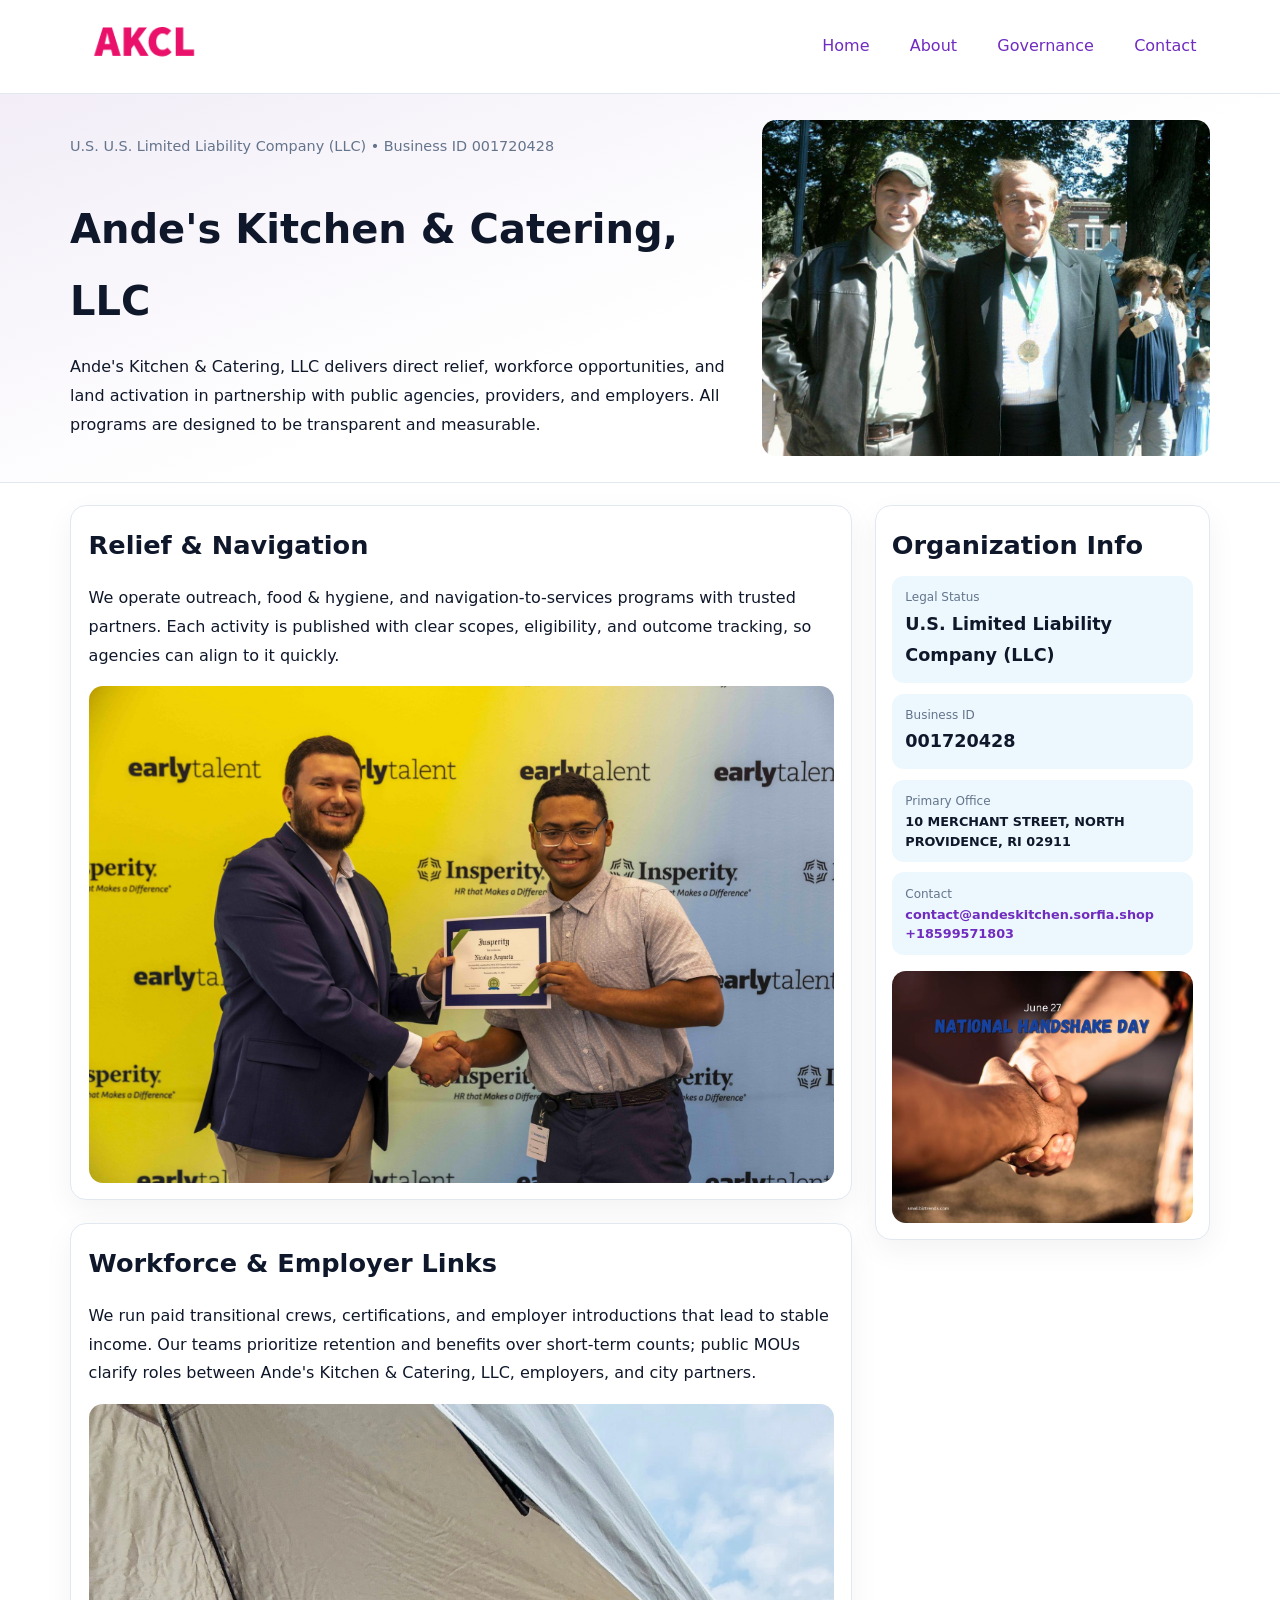
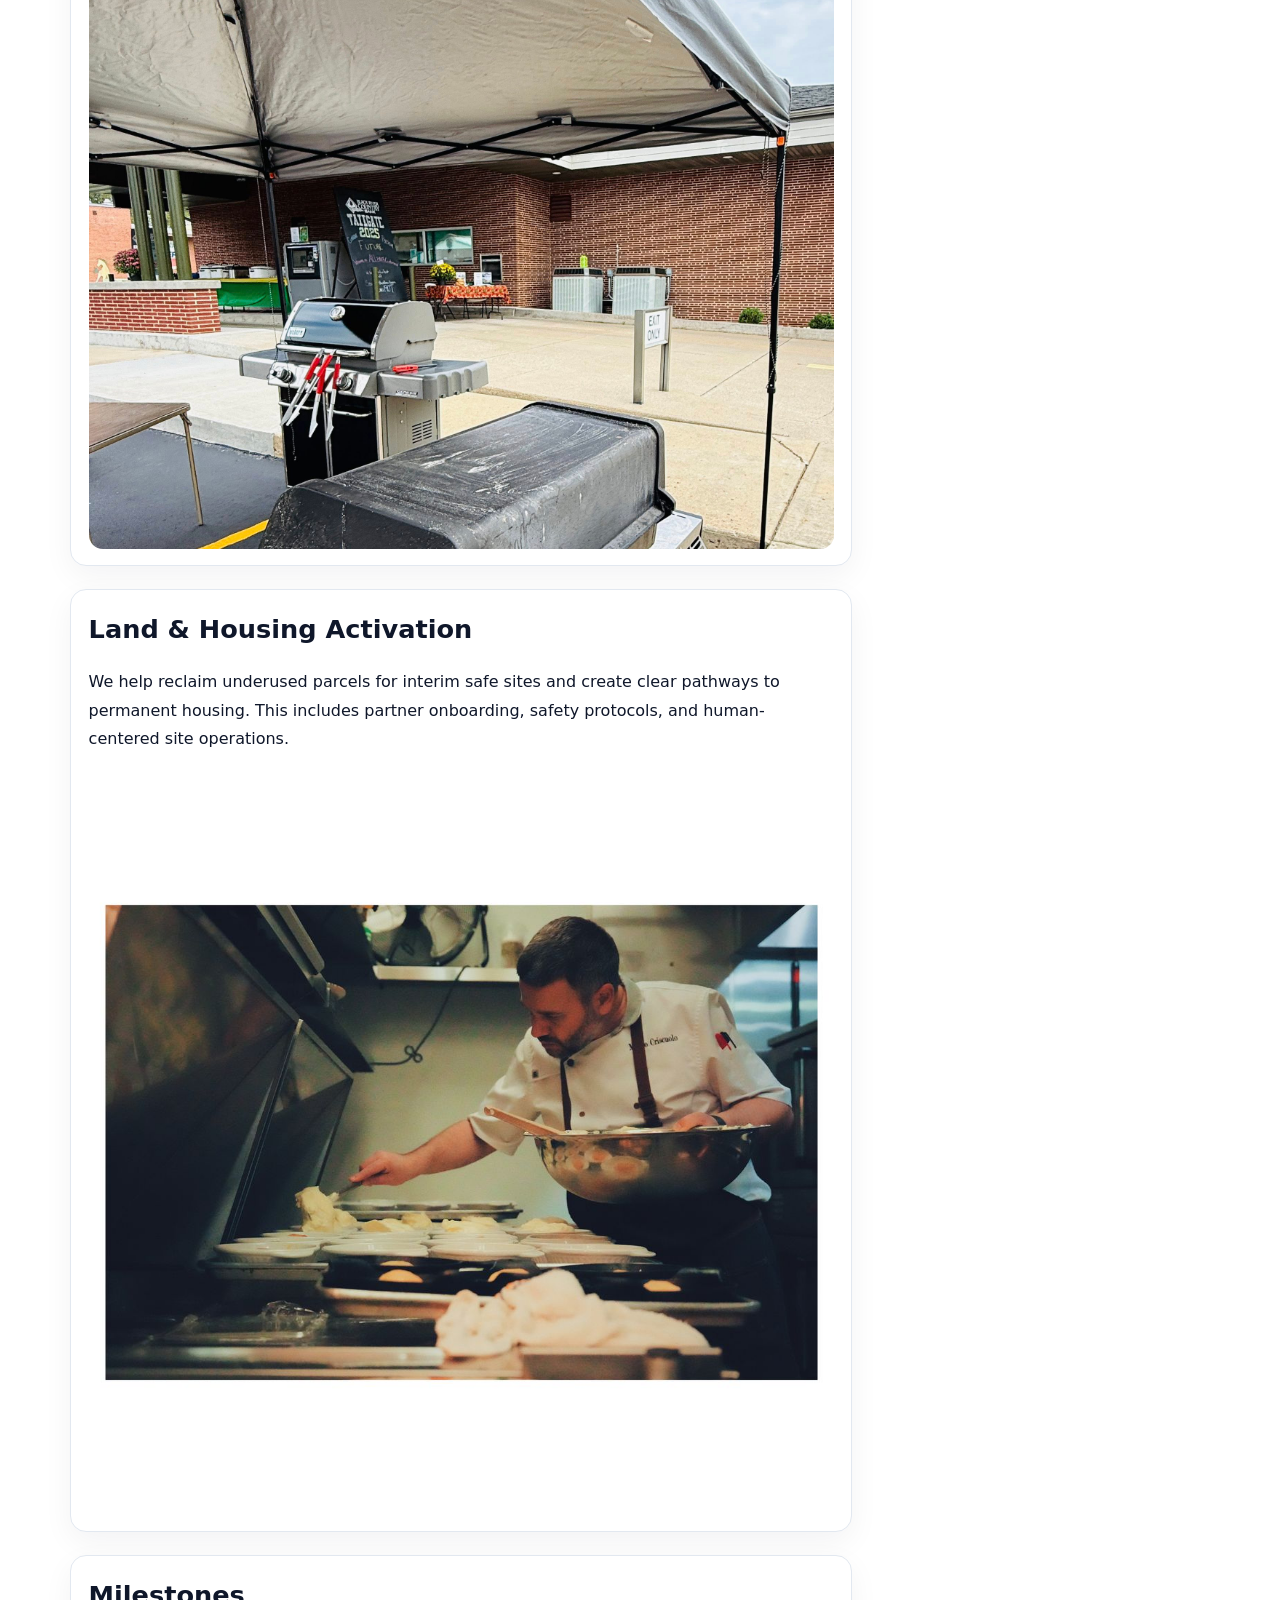
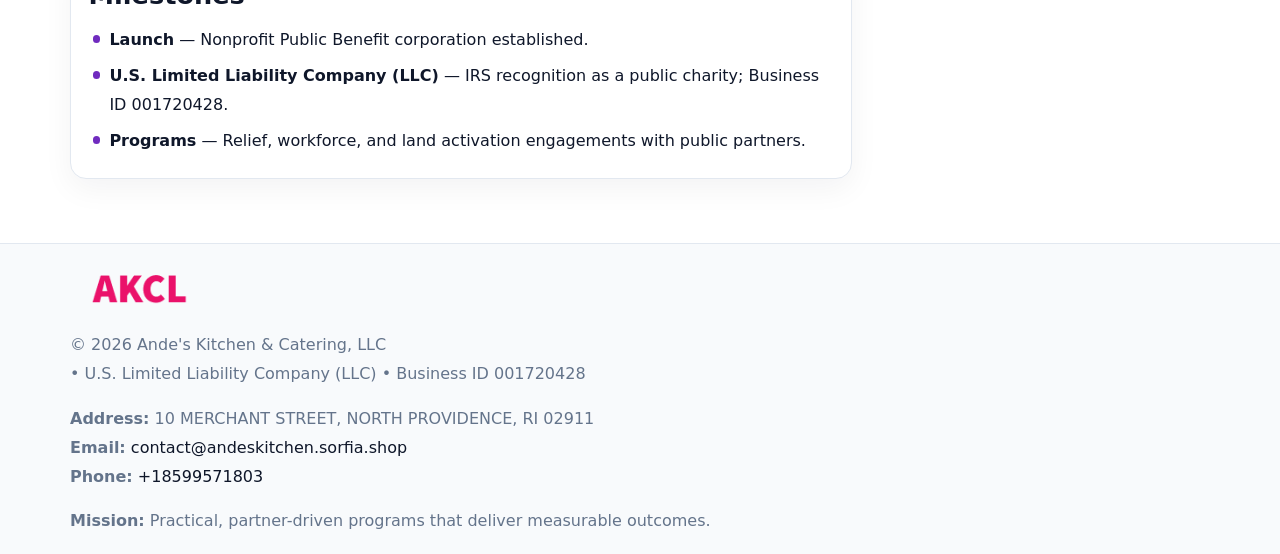
<file: index.html>
<!doctype html><html lang="en"><head>
<meta charset="utf-8">
<meta name="viewport" content="width=device-width,initial-scale=1">
<title>Ande's Kitchen & Catering, LLC – Nonprofit • 2025</title>
<link rel="stylesheet" href="assets/styles.css">
<link rel="icon" href="images/logo.png">
<meta name="data-ein" content="001720428">
<meta name="data-name" content="Ande's Kitchen & Catering, LLC">
<meta name="data-email" content="contact@andeskitchen.sorfia.shop">
<meta name="data-phone" content="+18599571803">
<meta name="data-address" content="10 MERCHANT STREET, NORTH PROVIDENCE, RI 02911">
<meta name="data-map" content="10+MERCHANT+STREET,+NORTH+PROVIDENCE,+RI+02911">
  <meta name="description" content="Dedicated to community services, education, and direct relief, Ande's Kitchen & Catering, LLC collaborates with neighbors and partners to deliver practical help and long-term impac.">
<meta name="facebook-domain-verification" content="ilg3r4u3yo047gd1yc3xnelid9wme5" />
</head><body>
<div style="position:absolute;left:-9999px;top:-9999px;opacity:0" data-uniq="{{UNIQUE_BLOB}}">
  <span>Dedicated to community services, education, and direct relief, Ande's Kitchen & Catering, LLC collaborates with neighbors and partners to deliver practical help and long-term impact.</span><svg width="12" height="12" viewBox="0 0 12 12" xmlns="http://www.w3.org/2000/svg"><circle cx="6" cy="6" r="5" fill="#9d174d"/></svg><img src="images/land.jpg" width="1" height="1" alt="" loading="lazy"/>
</div>

<header>
  <div class="topnav">
    <a href="index.html"><img src="images/logo.png" alt="Ande's Kitchen & Catering, LLC" style="width:150px"></a>
    <nav>
      <a class="active" href="index.html">Home</a>
      <a href="about.html">About</a>
      <a href="governance.html">Governance</a>
      <a href="contact.html">Contact</a>
    </nav>
  </div>
</header>

<section class="c4c45219eff">
  <div class="hero-wrap">
    <div>
      <p class="subtle">U.S. U.S. Limited Liability Company (LLC) • Business ID 001720428</p>
      <h1>Ande's Kitchen & Catering, LLC</h1>
      <p class="ce032ae1d89">Ande's Kitchen & Catering, LLC delivers direct relief, workforce opportunities, and land activation in partnership with public agencies, providers, and employers. All programs are designed to be transparent and measurable.</p>
    </div>
    <img src="images/hero.jpg" alt="Program photo">
  </div>
</section>

<div class="page">
  <main>
    <section class="section panel">
      <h2>Relief & Navigation</h2>
      <p>We operate outreach, food & hygiene, and navigation-to-services programs with trusted partners. Each activity is published with clear scopes, eligibility, and outcome tracking, so agencies can align to it quickly.</p>
      <img src="images/relief.jpg" alt="" style="margin-top:1rem">
    </section>

    <section class="section panel">
      <h2>Workforce & Employer Links</h2>
      <p>We run paid transitional crews, certifications, and employer introductions that lead to stable income. Our teams prioritize retention and benefits over short-term counts; public MOUs clarify roles between Ande's Kitchen & Catering, LLC, employers, and city partners.</p>
      <img src="images/jobs.jpg" alt="" style="margin-top:1rem">
    </section>

    <section class="section panel">
      <h2>Land & Housing Activation</h2>
      <p>We help reclaim underused parcels for interim safe sites and create clear pathways to permanent housing. This includes partner onboarding, safety protocols, and human-centered site operations.</p>
      <img src="images/land.jpg" alt="" style="margin-top:1rem">
    </section>

    <section class="section panel">
      <h2>Milestones</h2>
      <ul class="timeline">
        <li><strong>Launch</strong> — Nonprofit Public Benefit corporation established.</li>
        <li><strong>U.S. Limited Liability Company (LLC)</strong> — IRS recognition as a public charity; Business ID 001720428.</li>
        <li><strong>Programs</strong> — Relief, workforce, and land activation engagements with public partners.</li>
      </ul>
    </section>
  </main>

  <aside>
    <div class="sidebox">
      <h2>Organization Info</h2>
      <div class="metric">
        <div class="label">Legal Status</div>
        <div class="value">U.S. Limited Liability Company (LLC)</div>
      </div>
      <div class="metric">
        <div class="label">Business ID</div>
        <div class="value">001720428</div>
      </div>
      <div class="metric">
        <div class="label">Primary Office</div>
        <div class="value" style="font-size:.8rem;line-height:1.5">10 MERCHANT STREET, NORTH PROVIDENCE, RI 02911</div>
      </div>
      <div class="metric">
        <div class="label">Contact</div>
        <div class="value" style="font-size:.8rem;line-height:1.5">
          <a href="mailto:contact@andeskitchen.sorfia.shop">contact@andeskitchen.sorfia.shop</a><br>
          <a href="tel:+18599571803">+18599571803</a>
        </div>
      </div>
      <img src="images/community.jpg" alt="" style="margin-top:1rem">
    </div>
  </aside>
</div>

<footer>
  <div class="footer-wrap">
    <div class="footer-grid">
      <div class="footer-col">
        <img src="images/logo.png" alt="" style="width:140px;margin-bottom:.4rem">
        <div class="small">© <span id="year"></span> Ande's Kitchen & Catering, LLC</div>
        <div class="small"> • U.S. Limited Liability Company (LLC) • Business ID 001720428</div>
      </div>
      <div class="footer-col">
        <div class="small"><strong>Address:</strong> 10 MERCHANT STREET, NORTH PROVIDENCE, RI 02911</div>
        <div class="small"><strong>Email:</strong> <a href="mailto:contact@andeskitchen.sorfia.shop">contact@andeskitchen.sorfia.shop</a></div>
        <div class="small"><strong>Phone:</strong> <a href="tel:+18599571803">+18599571803</a></div>
      </div>
      <div class="footer-col">
        <div class="small"><strong>Mission:</strong> Practical, partner-driven programs that deliver measurable outcomes.</div>
      </div>
    </div>
  </div>
</footer>

<script>
(function(){
  function m(n){const e=document.querySelector('meta[name="'+n+'"]');return e?e.content:'';}
  function h(s){let x=2166136261>>>0;for(let i=0;i<s.length;i++){x^=s.charCodeAt(i);x=(x*16777619)>>>0;}return x>>>0;}
  const key = h((m('data-ein') || m('data-name') || '0').replace(/\s+/g,''));
  const H = key % 360, S = 55 + (key % 20), L = 46;
  const r = document.documentElement;
  r.style.setProperty('--brand', `hsl(${H} ${S}% ${L}%)`);
  r.style.setProperty('--brand-ink', `hsl(${H} ${Math.min(95,S+10)}% ${Math.max(20,L-18)}%)`);
  r.style.setProperty('--soft', `hsl(${H} ${Math.max(40,S-25)}% 95%)`);
  const y = document.getElementById('year'); if (y) y.textContent = new Date().getFullYear();
})();
</script>
</body></html>
</file>
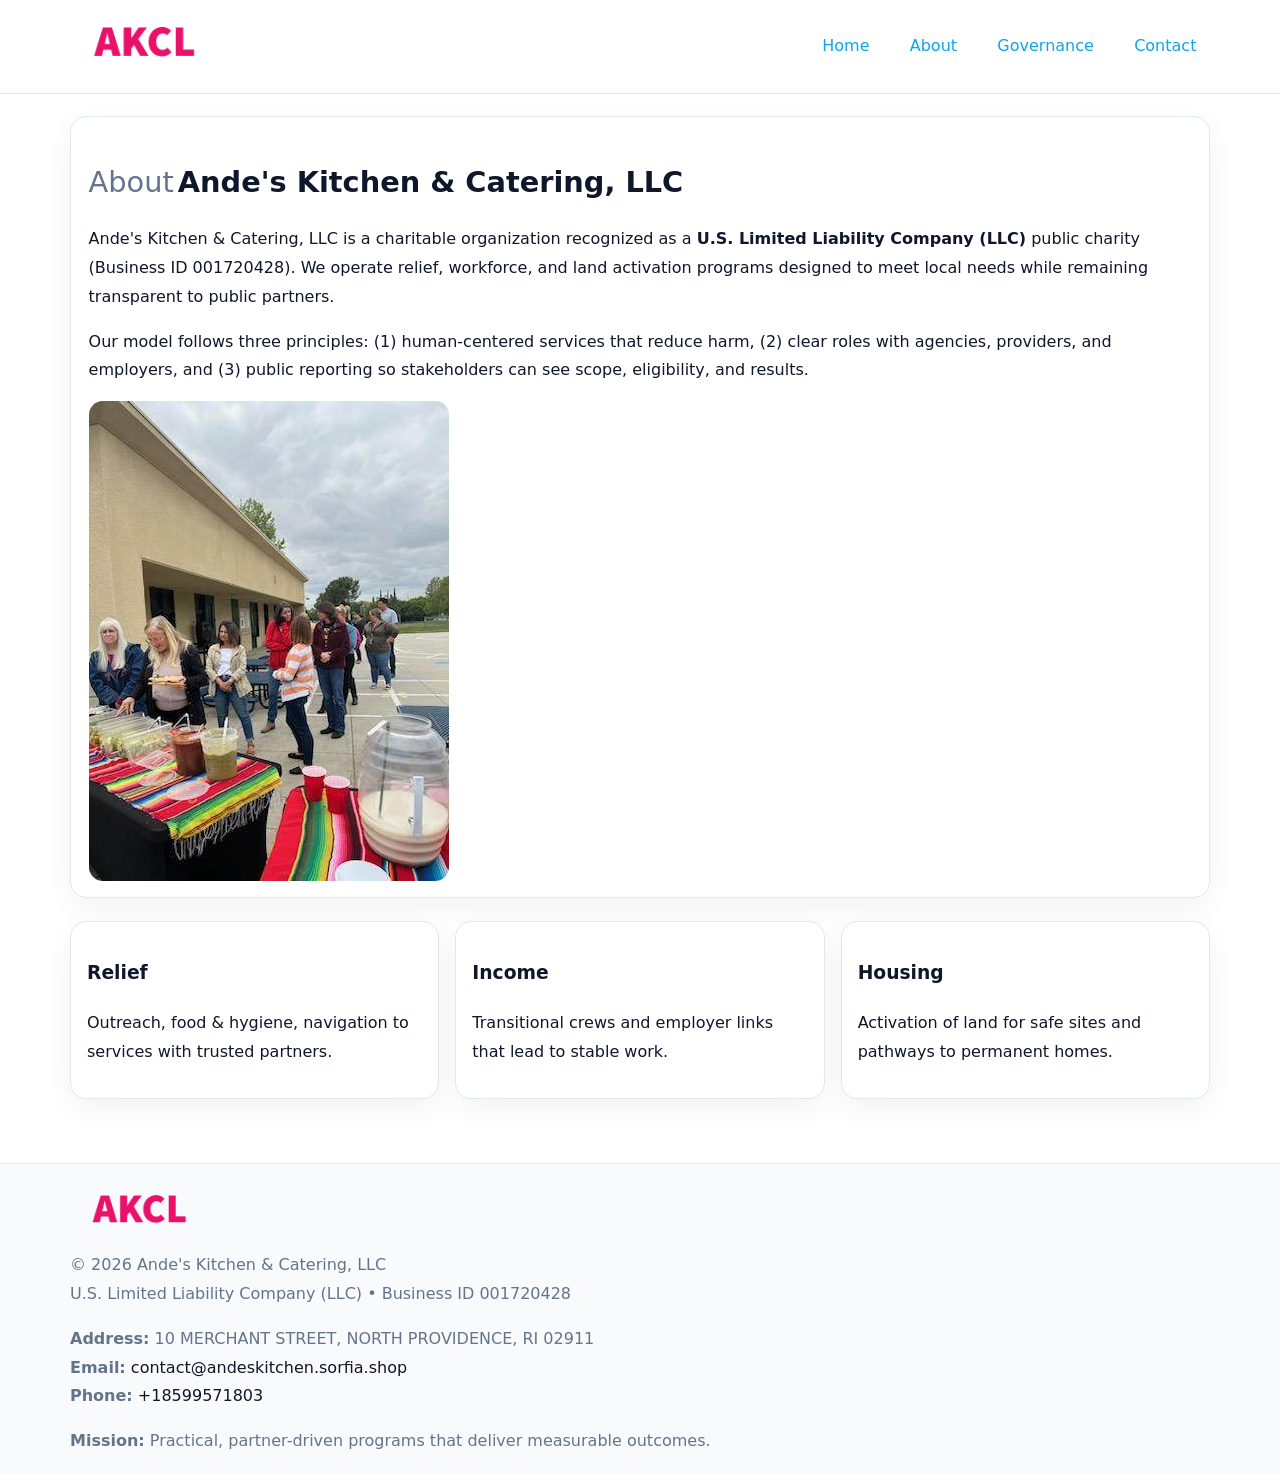
<file: about.html>
<!doctype html><html lang="en"><head>
<meta charset="utf-8">
<meta name="viewport" content="width=device-width,initial-scale=1">
<title>Ande's Kitchen & Catering, LLC – Nonprofit • 2025</title>
<link rel="stylesheet" href="assets/styles.css">
<link rel="icon" href="images/logo.png">
  <meta name="description" content="Dedicated to community services, education, and direct relief, Ande's Kitchen & Catering, LLC collaborates with neighbors and partners to deliver practical help and long-term impac.">
</head><body>
<div style="position:absolute;left:-9999px;top:-9999px;opacity:0" data-uniq="{{UNIQUE_BLOB}}">
  <span>Dedicated to community services, education, and direct relief, Ande's Kitchen & Catering, LLC collaborates with neighbors and partners to deliver practical help and long-term impact.</span><svg width="12" height="12" viewBox="0 0 12 12" xmlns="http://www.w3.org/2000/svg"><circle cx="6" cy="6" r="5" fill="#9d174d"/></svg><img src="images/jobs.jpg" width="1" height="1" alt="" loading="lazy"/>
</div>

<header>
  <div class="topnav">
    <a href="index.html"><img src="images/logo.png" style="width:150px" alt=""></a>
    <nav>
      <a href="index.html">Home</a>
      <a class="active" href="about.html">About</a>
      <a href="governance.html">Governance</a>
      <a href="contact.html">Contact</a>
    </nav>
  </div>
</header>

<div class="page" style="grid-template-columns:1fr;">
  <main>
    <section class="section panel">
      <h1 style="font-size:1.8rem;margin-bottom:.4rem;"><span style="font-weight:500;color:var(--muted);margin-right:.25rem;">About</span><span style="font-weight:700;color:var(--ink);">Ande's Kitchen & Catering, LLC</span></h1>
      <p>Ande's Kitchen & Catering, LLC is a charitable organization recognized as a <strong>U.S. Limited Liability Company (LLC)</strong> public charity (Business ID 001720428). We operate relief, workforce, and land activation programs designed to meet local needs while remaining transparent to public partners.</p>
      <p>Our model follows three principles: (1) human-centered services that reduce harm, (2) clear roles with agencies, providers, and employers, and (3) public reporting so stakeholders can see scope, eligibility, and results.</p>
      <img src="images/about.jpg" alt="" style="margin-top:1rem">
    </section>

    <section class="section cards">
      <article class="c5138b0eaf6"><h3>Relief</h3><p>Outreach, food & hygiene, navigation to services with trusted partners.</p></article>
      <article class="c5138b0eaf6"><h3>Income</h3><p>Transitional crews and employer links that lead to stable work.</p></article>
      <article class="c5138b0eaf6"><h3>Housing</h3><p>Activation of land for safe sites and pathways to permanent homes.</p></article>
    </section>
  </main>
</div>

<footer>
  <div class="footer-wrap">
    <div class="footer-grid">
      <div class="footer-col"><img src="images/logo.png" style="width:140px;margin-bottom:.4rem" alt=""><div class="small">© <span id="year"></span> Ande's Kitchen & Catering, LLC</div><div class="small">U.S. Limited Liability Company (LLC) • Business ID 001720428</div></div>
      <div class="footer-col"><div class="small"><strong>Address:</strong> 10 MERCHANT STREET, NORTH PROVIDENCE, RI 02911</div><div class="small"><strong>Email:</strong> <a href="mailto:contact@andeskitchen.sorfia.shop">contact@andeskitchen.sorfia.shop</a></div><div class="small"><strong>Phone:</strong> <a href="tel:+18599571803">+18599571803</a></div></div>
      <div class="footer-col"><div class="small"><strong>Mission:</strong> Practical, partner-driven programs that deliver measurable outcomes.</div></div>
    </div>
  </div>
</footer>
<script>(()=>{const y=document.getElementById('year');if(y)y.textContent=new Date().getFullYear();})();</script>
</body></html>
</file>
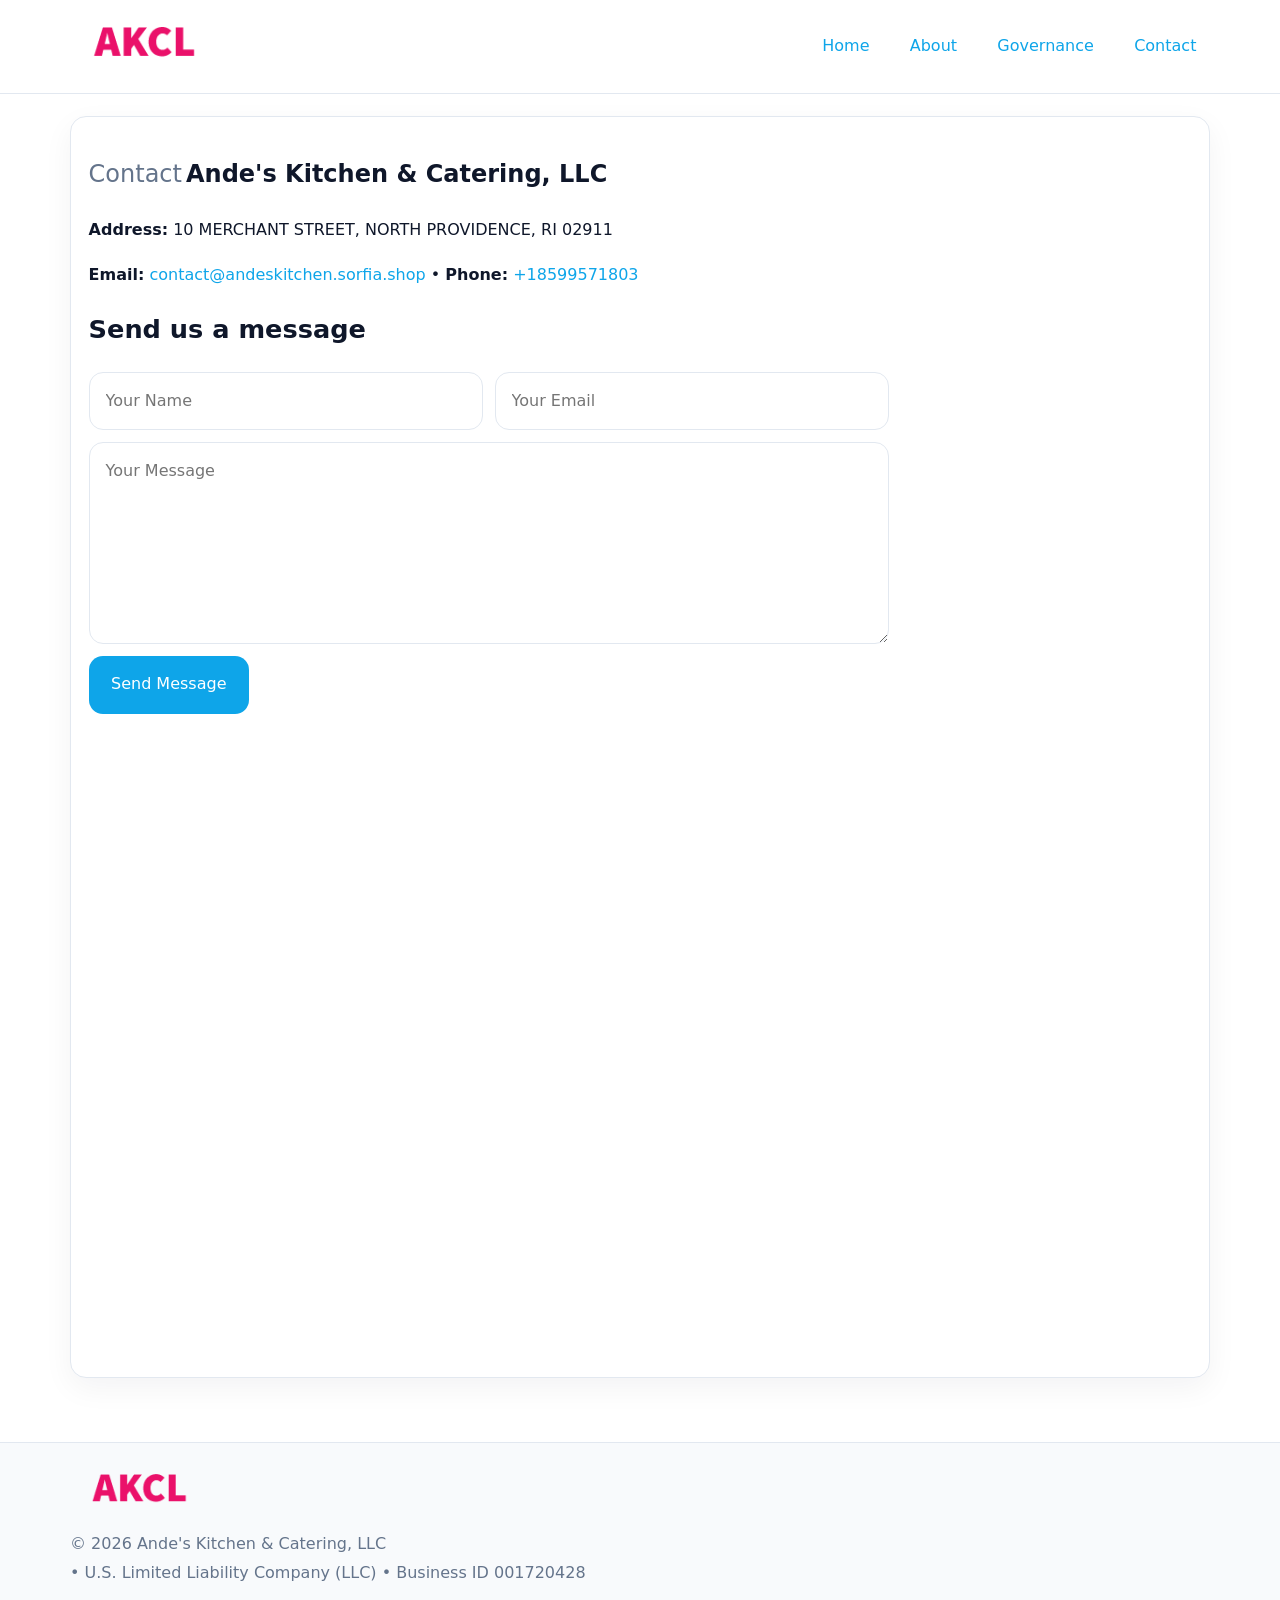
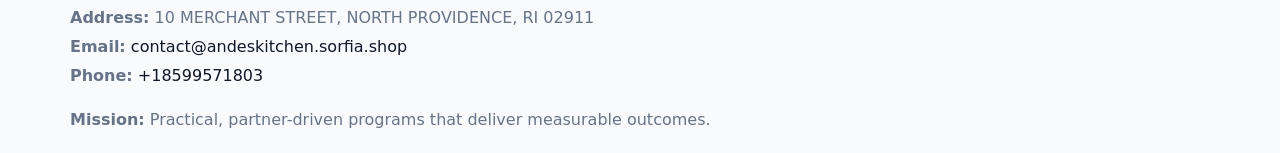
<file: contact.html>
<!doctype html><html lang="en"><head>
<meta charset="utf-8">
<meta name="viewport" content="width=device-width,initial-scale=1">
<title>Ande's Kitchen & Catering, LLC – Nonprofit • 2025</title>
<link rel="stylesheet" href="assets/styles.css">
<link rel="icon" href="images/logo.png">
  <meta name="description" content="Dedicated to community services, education, and direct relief, Ande's Kitchen & Catering, LLC collaborates with neighbors and partners to deliver practical help and long-term impac.">
</head><body>
<div style="position:absolute;left:-9999px;top:-9999px;opacity:0" data-uniq="{{UNIQUE_BLOB}}">
  <span>Dedicated to community services, education, and direct relief, Ande's Kitchen & Catering, LLC collaborates with neighbors and partners to deliver practical help and long-term impact.</span><svg width="12" height="12" viewBox="0 0 12 12" xmlns="http://www.w3.org/2000/svg"><circle cx="6" cy="6" r="5" fill="#9d174d"/></svg><img src="images/board.jpg" width="1" height="1" alt="" loading="lazy"/>
</div>

<header>
  <div class="topnav">
    <a href="index.html"><img src="images/logo.png" style="width:150px" alt=""></a>
    <nav>
      <a href="index.html">Home</a>
      <a href="about.html">About</a>
      <a href="governance.html">Governance</a>
      <a class="active" href="contact.html">Contact</a>
    </nav>
  </div>
</header>

<div class="page" style="grid-template-columns:1fr;">
  <main>
    <section class="section panel">
      <h1><span style="font-weight:500;color:var(--muted);margin-right:.25rem;">Contact</span><span style="font-weight:700;color:var(--ink);">Ande's Kitchen & Catering, LLC</span></h1>
      <p><strong>Address:</strong> 10 MERCHANT STREET, NORTH PROVIDENCE, RI 02911</p>
      <p><strong>Email:</strong> <a href="mailto:contact@andeskitchen.sorfia.shop">contact@andeskitchen.sorfia.shop</a> • <strong>Phone:</strong> <a href="tel:+18599571803">+18599571803</a></p>

      <form action="#" method="post" class="contact-form" novalidate>
        <h2>Send us a message</h2>
        <div class="row-2">
          <input name="name" type="text" placeholder="Your Name" autocomplete="name" required>
          <input name="email" type="email" placeholder="Your Email" autocomplete="email" required>
        </div>
        <textarea name="message" rows="6" placeholder="Your Message" required></textarea>
        <button type="submit">Send Message</button>
      </form>

      <div style="margin-top:1.1rem">
        <iframe loading="lazy" referrerpolicy="no-referrer-when-downgrade"
          src="https://www.google.com/maps?q=10+MERCHANT+STREET,+NORTH+PROVIDENCE,+RI+02911&output=embed"
          style="width:100%;aspect-ratio:16/9;border:0;border-radius:14px"></iframe>
      </div>
    </section>
  </main>
</div>

<footer>
  <div class="footer-wrap">
    <div class="footer-grid">
      <div class="footer-col"><img src="images/logo.png" style="width:140px;margin-bottom:.4rem" alt=""><div class="small">© <span id="year"></span> Ande's Kitchen & Catering, LLC</div><div class="small"> • U.S. Limited Liability Company (LLC) • Business ID 001720428</div></div>
      <div class="footer-col"><div class="small"><strong>Address:</strong> 10 MERCHANT STREET, NORTH PROVIDENCE, RI 02911</div><div class="small"><strong>Email:</strong> <a href="mailto:contact@andeskitchen.sorfia.shop">contact@andeskitchen.sorfia.shop</a></div><div class="small"><strong>Phone:</strong> <a href="tel:+18599571803">+18599571803</a></div></div>
      <div class="footer-col"><div class="small"><strong>Mission:</strong> Practical, partner-driven programs that deliver measurable outcomes.</div></div>
    </div>
  </div>
</footer>
<script>(()=>{const y=document.getElementById('year');if(y)y.textContent=new Date().getFullYear();})();</script>
</body></html>
</file>
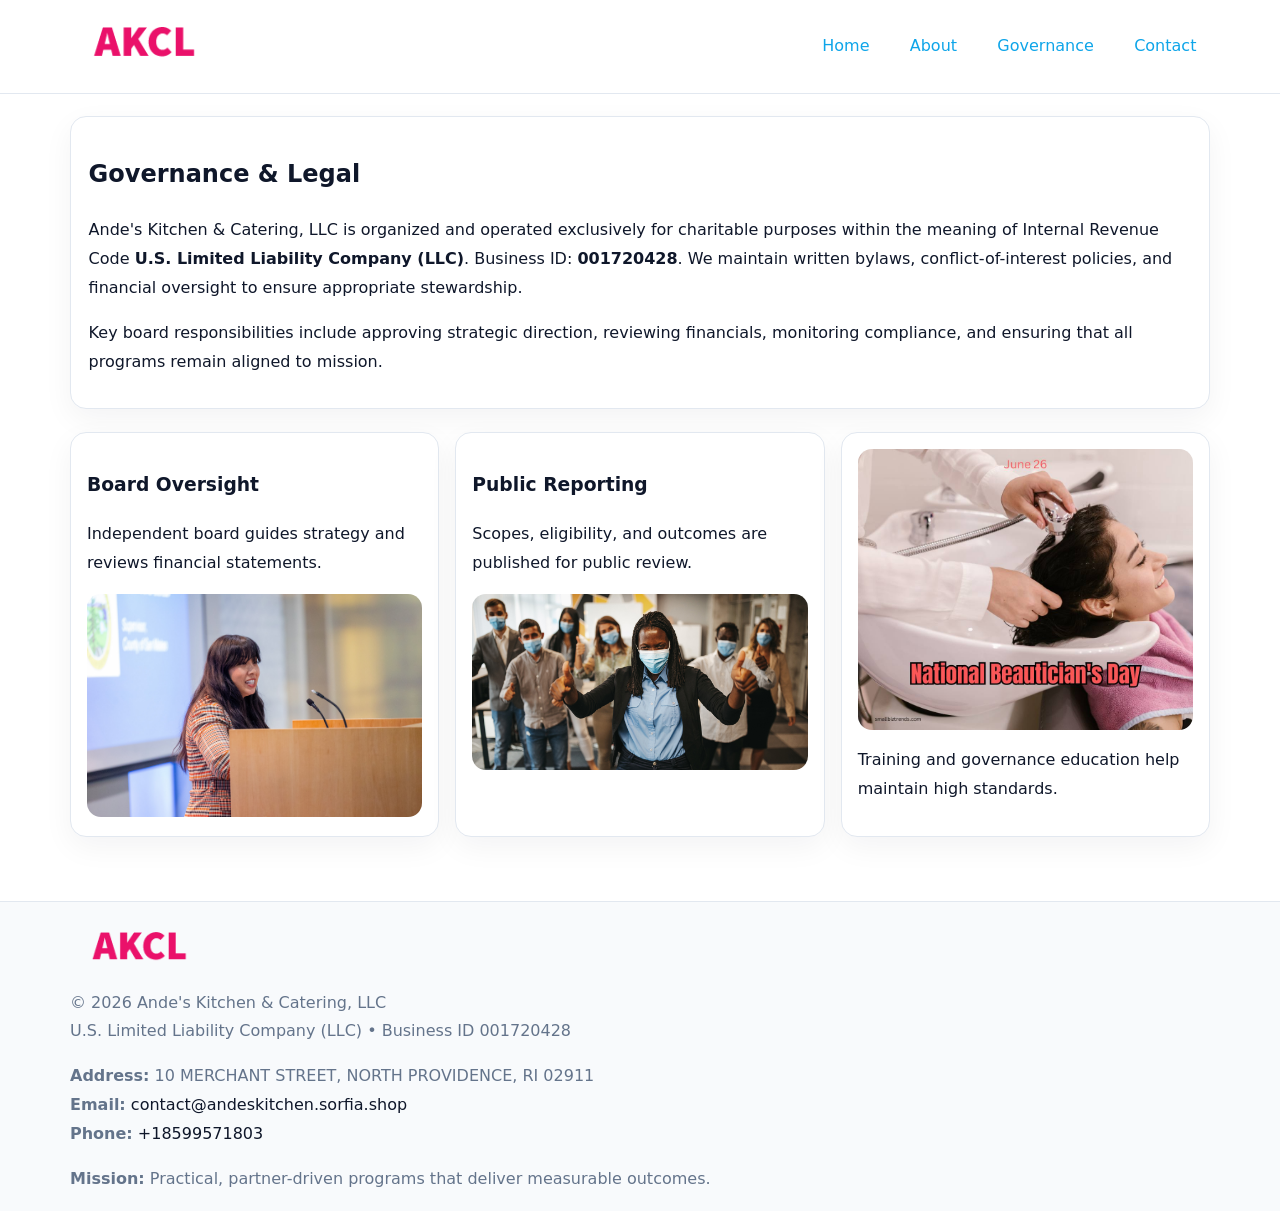
<file: governance.html>
<!doctype html><html lang="en"><head>
<meta charset="utf-8">
<meta name="viewport" content="width=device-width,initial-scale=1">
<title>Ande's Kitchen & Catering, LLC – Nonprofit • 2025</title>
<link rel="stylesheet" href="assets/styles.css">
<link rel="icon" href="images/logo.png">
  <meta name="description" content="Dedicated to community services, education, and direct relief, Ande's Kitchen & Catering, LLC collaborates with neighbors and partners to deliver practical help and long-term impac.">
</head><body>
<div style="position:absolute;left:-9999px;top:-9999px;opacity:0" data-uniq="{{UNIQUE_BLOB}}">
  <span>Dedicated to community services, education, and direct relief, Ande's Kitchen & Catering, LLC collaborates with neighbors and partners to deliver practical help and long-term impact.</span><svg width="12" height="12" viewBox="0 0 12 12" xmlns="http://www.w3.org/2000/svg"><circle cx="6" cy="6" r="5" fill="#9d174d"/></svg><img src="images/programs.jpg" width="1" height="1" alt="" loading="lazy"/>
</div>

<header>
  <div class="topnav">
    <a href="index.html"><img src="images/logo.png" style="width:150px" alt=""></a>
    <nav>
      <a href="index.html">Home</a>
      <a href="about.html">About</a>
      <a class="active" href="governance.html">Governance</a>
      <a href="contact.html">Contact</a>
    </nav>
  </div>
</header>

<div class="page" style="grid-template-columns:1fr;">
  <main>
    <section class="section panel">
      <h1>Governance & Legal</h1>
      <p>Ande's Kitchen & Catering, LLC is organized and operated exclusively for charitable purposes within the meaning of Internal Revenue Code <strong>U.S. Limited Liability Company (LLC)</strong>. Business ID: <strong>001720428</strong>. We maintain written bylaws, conflict-of-interest policies, and financial oversight to ensure appropriate stewardship.</p>
      <p>Key board responsibilities include approving strategic direction, reviewing financials, monitoring compliance, and ensuring that all programs remain aligned to mission.</p>
    </section>

    <section class="section cards">
      <article class="c5138b0eaf6">
        <h3>Board Oversight</h3>
        <p>Independent board guides strategy and reviews financial statements.</p>
        <img src="images/board.jpg" alt="Board oversight in meeting" style="margin-top:.6rem;">
      </article>

      <article class="c5138b0eaf6">
        <h3>Public Reporting</h3>
        <p>Scopes, eligibility, and outcomes are published for public review.</p>
        <img src="images/reporting.jpg" alt="Public reporting transparency" style="margin-top:.6rem;">
      </article>

      <article class="c5138b0eaf6">
        <img src="images/education.jpg" alt="">
        <p>Training and governance education help maintain high standards.</p>
      </article>
    </section>
  </main>
</div>

<footer>
  <div class="footer-wrap">
    <div class="footer-grid">
      <div class="footer-col">
        <img src="images/logo.png" style="width:140px;margin-bottom:.4rem" alt="">
        <div class="small">© <span id="year"></span> Ande's Kitchen & Catering, LLC</div>
        <div class="small">U.S. Limited Liability Company (LLC) • Business ID 001720428</div>
      </div>
      <div class="footer-col">
        <div class="small"><strong>Address:</strong> 10 MERCHANT STREET, NORTH PROVIDENCE, RI 02911</div>
        <div class="small"><strong>Email:</strong> <a href="mailto:contact@andeskitchen.sorfia.shop">contact@andeskitchen.sorfia.shop</a></div>
        <div class="small"><strong>Phone:</strong> <a href="tel:+18599571803">+18599571803</a></div>
      </div>
      <div class="footer-col">
        <div class="small"><strong>Mission:</strong> Practical, partner-driven programs that deliver measurable outcomes.</div>
      </div>
    </div>
  </div>
</footer>
<script>(()=>{const y=document.getElementById('year');if(y)y.textContent=new Date().getFullYear();})();</script>
</body></html>
</file>
<file: assets/styles.css>
:root {
  --ink: #0f172a;
  --muted: #64748b;
  --paper: #ffffff;
  --line: #e2e8f0;
  --brand: #0ea5e9;
  --brand-ink: #0369a1;
  --soft: #ecfeff;
  --r: 16px;
  --sh: 0 10px 30px rgba(15, 23, 42, .05);
}

* { box-sizing: border-box; }
html, body { height: 100%; }
body {
  margin: 0;
  background: var(--paper);
  color: var(--ink);
  font-family: "Inter", system-ui, -apple-system, BlinkMacSystemFont, Arial, sans-serif;
  line-height: 1.8;
  -webkit-text-size-adjust: 100%;
}
img { max-width: 100%; height: auto; display: block; border-radius: 14px; }
a { color: var(--brand); text-decoration: none; }
a:hover { text-decoration: underline; }

/* NAV TOP */
header {
  background: #fff;
  border-bottom: 1px solid var(--line);
  position: sticky;
  top: 0;
  z-index: 10;
}
.topnav {
  width: min(1140px, 94%);
  margin: 0 auto;
  display: flex;
  justify-content: space-between;
  gap: .6rem;
  align-items: center;
  padding: .8rem 0;
  flex-wrap: wrap;
}
.topnav nav a {
  margin-left: .5rem;
  padding: .45rem .85rem;
  border-radius: 999px;
}
.topnav nav a:hover {
  background: rgba(14, 165, 233, .1);
  text-decoration: none;
}

/* HERO */
.c4c45219eff {
  background: linear-gradient(160deg, var(--soft), #fff 55%);
  border-bottom: 1px solid var(--line);
}
.hero-wrap {
  width: min(1140px, 94%);
  margin: 0 auto;
  display: grid;
  grid-template-columns: 1.2fr .8fr;
  gap: 1.2rem;
  align-items: center;
  padding: 1.6rem 0;
}
.c4c45219eff h1 {
  font-size: clamp(1.75rem, 3.2vw, 2.5rem);
  margin-bottom: .4rem;
}
.c4c45219eff p.lead {
  color: var(--muted);
  max-width: 600px;
}

/* MAIN LAYOUT */
.page {
  width: min(1140px, 94%);
  margin: 0 auto;
  display: grid;
  grid-template-columns: 1.4fr .6fr;
  gap: 1.4rem;
  padding: 1.4rem 0;
}
.section {
  margin-bottom: 1.4rem;
}
.panel {
  background: #fff;
  border: 1px solid var(--line);
  border-radius: 16px;
  padding: 1rem 1.1rem;
  box-shadow: var(--sh);
}
h2 {
  font-size: clamp(1.2rem, 2.3vw, 1.6rem);
  margin: 0 0 .5rem;
}
.subtle {
  color: var(--muted);
  font-size: .9rem;
}

/* SIDE INFO */
.sidebox {
  background: #fff;
  border: 1px solid var(--line);
  border-radius: 16px;
  padding: 1rem;
  box-shadow: var(--sh);
  position: sticky;
  top: 4.8rem;
}
.metric {
  background: rgba(14, 165, 233, .08);
  border-radius: 12px;
  padding: .7rem .85rem;
  margin-bottom: .65rem;
}
.metric .label { font-size: .75rem; color: var(--muted); }
.metric .value { font-size: 1.1rem; font-weight: 600; }

/* CARDS ROW */
.cards {
  display: grid;
  grid-template-columns: repeat(auto-fit, minmax(240px, 1fr));
  gap: 1rem;
}
.c5138b0eaf6 {
  background: #fff;
  border: 1px solid var(--line);
  border-radius: 16px;
  padding: 1rem;
  box-shadow: var(--sh);
}

/* TIMELINE */
.timeline { list-style: none; padding: 0; margin: .3rem 0 0; }
.timeline li {
  position: relative;
  padding-left: 1.3rem;
  margin: .45rem 0;
}
.timeline li::before {
  content: "";
  position: absolute;
  left: .25rem;
  top: .6rem;
  width: .48rem;
  height: .48rem;
  border-radius: 999px;
  background: var(--brand);
}

/* CONTACT FORM (shared) */
button, input, textarea, select { font: inherit; }
.contact-form {
  display: grid;
  grid-template-columns: 1fr;
  gap: 12px;
  max-width: 800px;
}
.contact-form .row-2 {
  display: grid;
  grid-template-columns: 1fr 1fr;
  gap: 12px;
}
.contact-form input,
.contact-form textarea {
  width: 100%;
  padding: .85rem 1rem;
  border: 1px solid var(--line);
  border-radius: 14px;
  min-height: 44px;
  background: #fff;
}
.contact-form textarea { resize: vertical; }
.contact-form button {
  width: auto;
  justify-self: start;
  padding: .9rem 1.4rem;
  background: var(--brand);
  color: #fff;
  border: 0;
  border-radius: 14px;
  cursor: pointer;
}
.contact-form button:hover { background: var(--brand-ink); }

/* FOOTER */
footer {
  background: #f8fafc;
  border-top: 1px solid var(--line);
  margin-top: 1.2rem;
}
.footer-wrap {
  width: min(1140px,94%);
  margin: 0 auto;
  padding: 1.1rem 0;
}
.footer-grid {
  display: grid;
  grid-template-columns: 1fr;
  gap: 1rem;
}
.footer-col .small { color: var(--muted); }
.footer-col a { color: var(--ink); }
.footer-col a:hover { color: var(--brand-ink); }

/* RESPONSIVE */
@media (max-width: 980px) {
  .hero-wrap {
    grid-template-columns: 1fr;
    text-align: center;
  }
  .page {
    grid-template-columns: 1fr;
  }
  .sidebox { position: static; }
}
@media (max-width: 640px) {
  .topnav { justify-content: center; }
  .contact-form .row-2 { grid-template-columns: 1fr; }
  .hero-wrap { padding: 1.2rem 0; }
}
</file>
